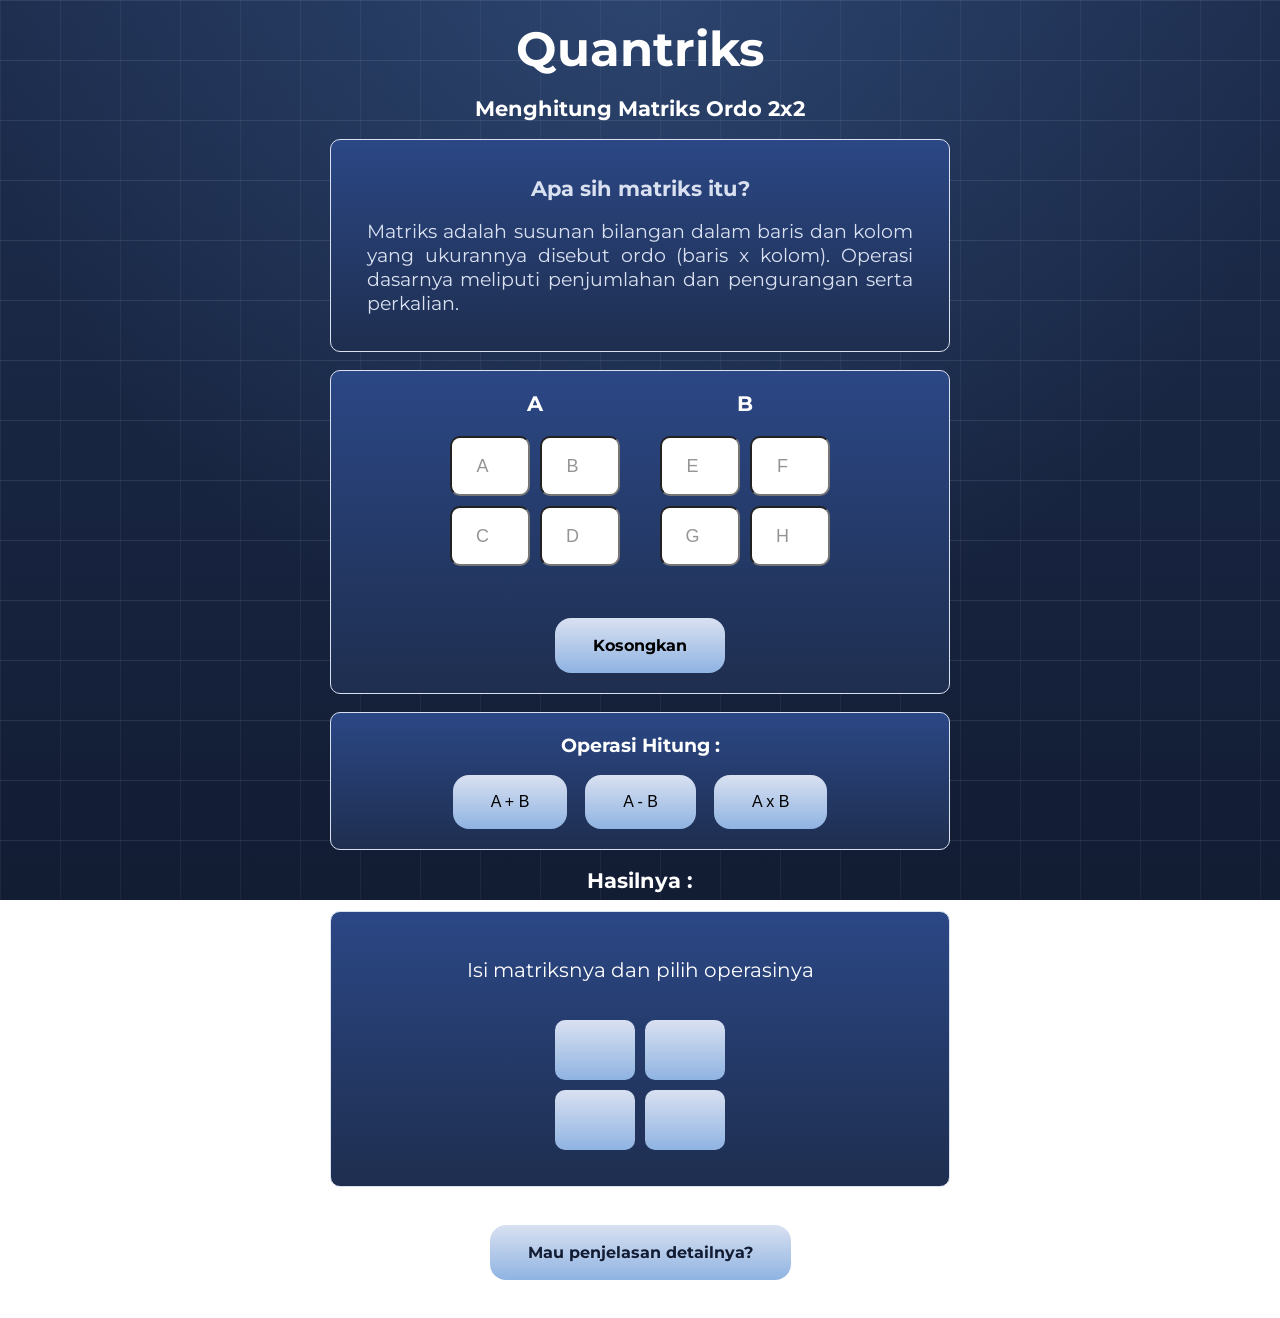
<file: index.html>
<!doctype html>
<html lang="en">
  <head>
    <meta charset="UTF-8" />
    <meta name="viewport" content="width=device-width, initial-scale=1.0" />
    <title>Kalkulator Matriks</title>
    <link rel="stylesheet" href="visual.css" />
    <link
      rel="stylesheet"
      href="https://fonts.googleapis.com/css2?family=Montserrat:wght@400;600&display=swap"
    />
  </head>

  <body>
    <header>
      <h1 class="judul">Quantriks</h1>
      <h2 class="subjudul">Menghitung Matriks Ordo 2x2</h2>
    </header>

    <div class="explain">
      <p class="text-explain">Apa sih matriks itu?</p>
      <div class="explain-area">
        Matriks adalah susunan bilangan dalam baris dan kolom yang ukurannya
        disebut ordo (baris x kolom). Operasi dasarnya meliputi penjumlahan dan
        pengurangan serta perkalian.
      </div>
    </div>

    <div class="calculator">
      <section class="matriks-area">
        <div class="matriks">
          <div class="matriks-item">
            <h3 class="matriks-name">A</h3>
            <div class="matriks-grid">
              <input id="a" type="number" placeholder="A"/>
              <input id="b" type="number" placeholder="B"/>
              <input id="c" type="number" placeholder="C"/>
              <input id="d" type="number" placeholder="D"/>
            </div>
          </div>

          <div class="matriks-item">
            <h3 class="matriks-name">B</h3>
            <div class="matriks-grid">
              <input id="e" type="number" placeholder="E"/>
              <input id="f" type="number" placeholder="F"/>
              <input id="g" type="number" placeholder="G"/>
              <input id="h" type="number" placeholder="H"/>
            </div>
          </div>
        </div>

        <button class="tombol" id="tombol-hapus">Kosongkan</button>
      </section>
    </div>

    <section class="buttons">
      <p class="text-operasi">Operasi Hitung :</p>
      <button class="tombol" id="tombol-tambah">A + B</button>
      <button class="tombol" id="tombol-kurang">A - B</button>
      <button class="tombol" id="tombol-kali">A x B</button>
    </section>

    <div class="text-hasil">
      <p>Hasilnya :</p>
    </div>

    <section class="matriks-answer">
      <p id="hasil">Isi matriksnya dan pilih operasinya</p>

      <div class="hasil-grid">
        <div class="sel" id="r1"></div>
        <div class="sel" id="r2"></div>
        <div class="sel" id="r3"></div>
        <div class="sel" id="r4"></div>
      </div>
    </section>

    <div class="btn-explain">
      <a href="penjelasan.html" class="tombol" id="tombol-explain">Mau penjelasan detailnya?</a>
    </div>

    <script src="ngitung.js"></script>
  </body>
</html>
</file>
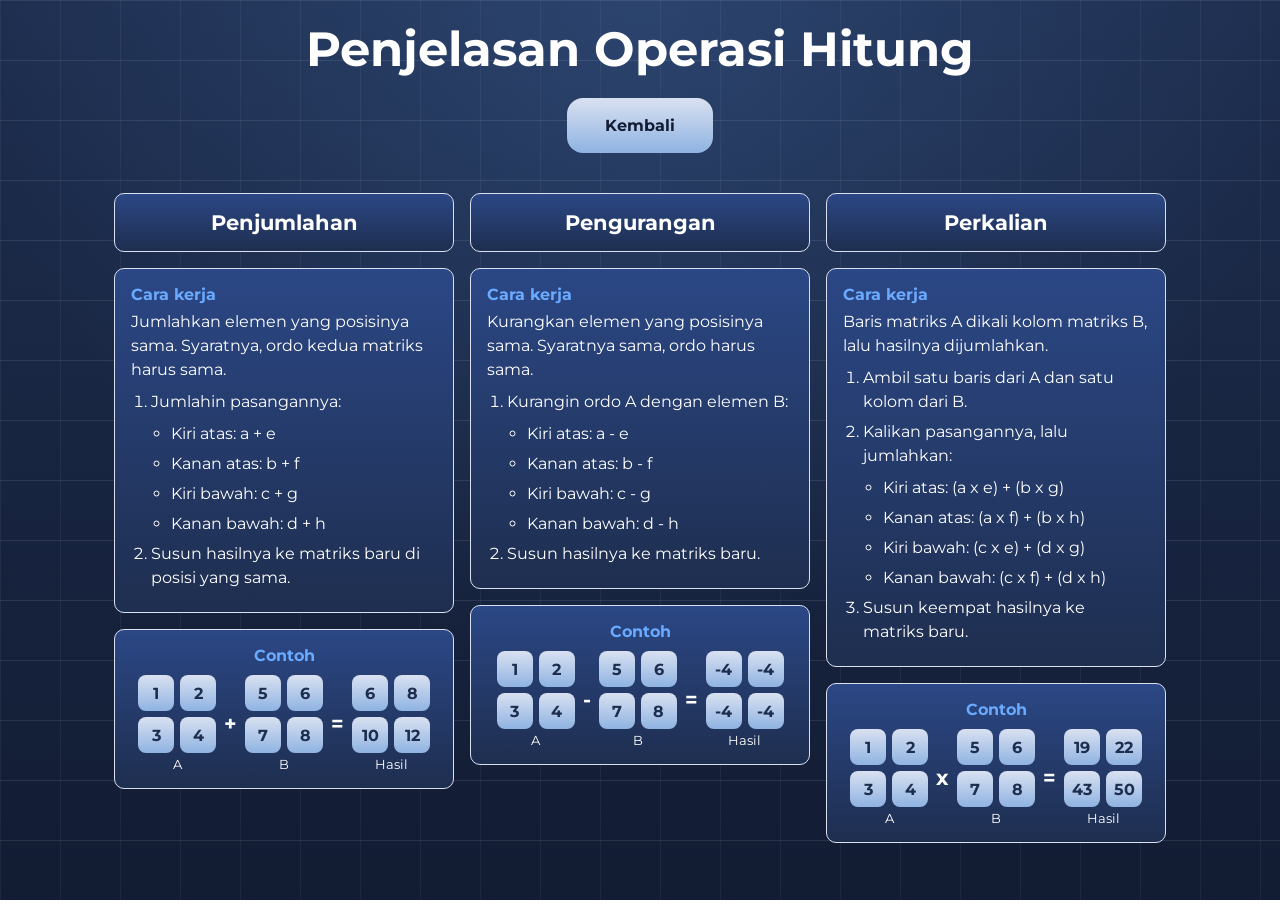
<file: penjelasan.html>
<!doctype html>
<html lang="en">
  <head>
    <meta charset="UTF-8" />
    <meta name="viewport" content="width=device-width, initial-scale=1.0" />
    <title>Kalkulator Matriks</title>
    <link rel="stylesheet" href="visual.css" />
    <link
      rel="stylesheet"
      href="https://fonts.googleapis.com/css2?family=Montserrat:wght@400;600&display=swap"
    />
  </head>

  <body>
    <header>
      <h1 class="judul">Penjelasan Operasi Hitung</h1>
    </header>
    <div class="btn-back">
      <a href="index.html" class="tombol" id="tombol-back">Kembali</a>
    </div>

    <div class="explaining">
      <section class="explaining-area">
        <div class="explaining-penjumlahan">
          <h2 class="kotak judul-kotak">Penjumlahan</h2>

          <div class="kotak kiri">
            <strong>Cara kerja</strong>
            <p>
              Jumlahkan elemen yang posisinya sama. Syaratnya, ordo kedua
              matriks harus sama.
            </p>
            <ol class="langkah">
              <li>
                Jumlahin pasangannya:
                <ul>
                  <li>Kiri atas: a + e</li>
                  <li>Kanan atas: b + f</li>
                  <li>Kiri bawah: c + g</li>
                  <li>Kanan bawah: d + h</li>
                </ul>
              </li>
              <li>Susun hasilnya ke matriks baru di posisi yang sama.</li>
            </ol>
          </div>

          <div class="kotak">
            <strong>Contoh</strong>
            <div class="contoh-matriks">
              <div class="item-matriks">
                <div class="mini-grid">
                  <div class="sel">1</div>
                  <div class="sel">2</div>
                  <div class="sel">3</div>
                  <div class="sel">4</div>
                </div>
                <span>A</span>
              </div>

              <span class="operator">+</span>

              <div class="item-matriks">
                <div class="mini-grid">
                  <div class="sel">5</div>
                  <div class="sel">6</div>
                  <div class="sel">7</div>
                  <div class="sel">8</div>
                </div>
                <span>B</span>
              </div>

              <span class="operator">=</span>

              <div class="item-matriks">
                <div class="mini-grid">
                  <div class="sel">6</div>
                  <div class="sel">8</div>
                  <div class="sel">10</div>
                  <div class="sel">12</div>
                </div>
                <span>Hasil</span>
              </div>
            </div>
          </div>
        </div>

        <div class="explaining-pengurangan">
          <h2 class="kotak judul-kotak">Pengurangan</h2>

          <div class="kotak kiri">
            <strong>Cara kerja</strong>
            <p>
              Kurangkan elemen yang posisinya sama. Syaratnya sama, ordo harus
              sama.
            </p>
            <ol class="langkah">
              <li>
                Kurangin ordo A dengan elemen B:
                <ul>
                  <li>Kiri atas: a - e</li>
                  <li>Kanan atas: b - f</li>
                  <li>Kiri bawah: c - g</li>
                  <li>Kanan bawah: d - h</li>
                </ul>
              </li>
              <li>
                Susun hasilnya ke matriks baru.
              </li>
            </ol>
          </div>

          <div class="kotak">
            <strong>Contoh</strong>
            <div class="contoh-matriks">
              <div class="item-matriks">
                <div class="mini-grid">
                  <div class="sel">1</div>
                  <div class="sel">2</div>
                  <div class="sel">3</div>
                  <div class="sel">4</div>
                </div>
                <span>A</span>
              </div>

              <span class="operator">-</span>

              <div class="item-matriks">
                <div class="mini-grid">
                  <div class="sel">5</div>
                  <div class="sel">6</div>
                  <div class="sel">7</div>
                  <div class="sel">8</div>
                </div>
                <span>B</span>
              </div>

              <span class="operator">=</span>

              <div class="item-matriks">
                <div class="mini-grid">
                  <div class="sel">-4</div>
                  <div class="sel">-4</div>
                  <div class="sel">-4</div>
                  <div class="sel">-4</div>
                </div>
                <span>Hasil</span>
              </div>
            </div>
          </div>
        </div>

        <div class="explaining-perkalian">
          <h2 class="kotak judul-kotak">Perkalian</h2>

          <div class="kotak kiri">
            <strong>Cara kerja</strong>
            <p>
              Baris matriks A dikali kolom matriks B, lalu hasilnya dijumlahkan.
            </p>
            <ol class="langkah">
              <li>Ambil satu baris dari A dan satu kolom dari B.</li>
              <li>
                Kalikan pasangannya, lalu jumlahkan:
                <ul>
                  <li>Kiri atas: (a x e) + (b x g)</li>
                  <li>Kanan atas: (a x f) + (b x h)</li>
                  <li>Kiri bawah: (c x e) + (d x g)</li>
                  <li>Kanan bawah: (c x f) + (d x h)</li>
                </ul>
              </li>
              <li>
                Susun keempat hasilnya ke matriks baru.
              </li>
            </ol>
          </div>

          <div class="kotak">
            <strong>Contoh</strong>
            <div class="contoh-matriks">
              <div class="item-matriks">
                <div class="mini-grid">
                  <div class="sel">1</div>
                  <div class="sel">2</div>
                  <div class="sel">3</div>
                  <div class="sel">4</div>
                </div>
                <span>A</span>
              </div>

              <span class="operator">x</span>

              <div class="item-matriks">
                <div class="mini-grid">
                  <div class="sel">5</div>
                  <div class="sel">6</div>
                  <div class="sel">7</div>
                  <div class="sel">8</div>
                </div>
                <span>B</span>
              </div>

              <span class="operator">=</span>

              <div class="item-matriks">
                <div class="mini-grid">
                  <div class="sel">19</div>
                  <div class="sel">22</div>
                  <div class="sel">43</div>
                  <div class="sel">50</div>
                </div>
                <span>Hasil</span>
              </div>
            </div>
          </div>
        </div>

      </section>
    </div>
  </body>
</html>
</file>
<file: visual.css>
:root {
  --bg: #1e2e4f;
  --font-family: "Montserrat", sans-serif;
  --black: rgb(0, 0, 0);
  --blue2: #2b4785;
  --blue3: #8fb3e2;
  --blue4: #6aaaff;
  --white: #d9e1f1;
}

* {
  margin: 0;
  padding: 0;
  box-sizing: border-box;
}

.judul {
  text-align: center;
  font-size: clamp(2rem, 8vh, 3rem);
  color: white;
  font-family: var(--font-family);
  margin-top: 20px;
  font-weight: bold;
}

.subjudul {
  text-align: center;
  font-size: 1.3rem;
  color: rgb(255, 255, 255);
  font-family: var(--font-family);
  font-weight: solid;
  margin-top: 18px;
}

.matriks-name {
  display: flex;
  justify-content: center;
  align-items: center;
  flex-wrap: wrap;
  color: white;
  font-family: var(--font-family);
  font-size: 1.3rem;
}

.matriks {
  display: flex;
  justify-content: center;
  align-items: center;
  flex-wrap: wrap;
}

.matriks-area {
  display: flex;
  flex-direction: column;
  background: linear-gradient(to bottom, var(--blue2), var(--bg));
  padding: 20px;
  border-radius: 10px;
  border: 1px solid var(--white);
  align-items: center;
}

.matriks-grid {
  display: grid;
  justify-content: center;
  grid-template-columns: repeat(2, 80px);
  grid-template-rows: 60px 60px;
  gap: 10px;
  max-width: 400px;
  padding: 20px;
  min-height: 200px;
}

.matriks-grid ::placeholder {
  color: #0000006a;
  text-align: center;
}

body {
  /* background: linear-gradient(to left , #325297 , #467bde);*/
  min-height: 100vh;
  color: var(--white);
  background:
    linear-gradient(rgba(217, 225, 241, 0.104) 1px, transparent 1px) 0 0 / 60px
      60px,
    linear-gradient(90deg, rgba(217, 225, 241, 0.059) 1px, transparent 1px) 0
      0 / 60px 60px,
    radial-gradient(
      circle at 50% 0%,
      rgba(106, 170, 255, 0.18),
      transparent 60%
    ),
    linear-gradient(180deg, var(--bg) 0%, #121c33 100%);
  background-attachment: fixed;
}

#tombol-hapus {
  margin-top: 2px;
  font-family: var(--font-family);
  font-size: 1rem;
  font-weight: bold;
}

.buttons {
  display: flex;
  flex-wrap: wrap;
  background: linear-gradient(to bottom, var(--blue2), var(--bg));
  justify-content: center;
  gap: 18px;
  border-radius: 10px;
  padding: 20px;
  border: 1px solid var(--white);
}

.tombol {
  display: inline-block;
  background: linear-gradient(to top, var(--blue3), var(--white));
  padding: 18px 38px;
  border: none;
  border-radius: 16px;
  font-size: 16px;
  transition: transform 0.2s ease;
}

.tombol:hover {
  background: linear-gradient(to top, var(--blue3), var(--white));
  transition: 0.4s ease;
  letter-spacing: 0.03em;
  transform: scale(1.1);
  cursor: pointer;
}

.text-operasi {
  display: flex;
  flex-wrap: wrap;
  color: white;
  justify-content: center;
  align-items: center;
  margin-right: 0;
  font-family: var(--font-family);
  font-weight: bold;
  font-size: 1.2rem;
  width: 100%;
}

.text-hasil {
  display: flex;
  justify-content: center;
  align-items: center;
  font-size: 1.3rem;
  font-weight: bold;
  font-family: var(--font-family);
  color: white;
}

.matriks-answer {
  display: flex;
  flex-direction: column;
  background: linear-gradient(to bottom, var(--blue2), var(--bg));
  justify-content: center;
  align-items: center;
  gap: 18px;
  border-radius: 10px;
  padding: 36px;
  border: 1px solid var(--white);
  font-family: var(--font-family);
  color: rgb(255, 255, 255);
  font-size: 1.2rem;
}

.hasil-grid {
  display: grid;
  grid-template-columns: repeat(2, 80px);
  grid-template-rows: repeat(2, 60px);
  gap: 10px;
  margin-top: 10px;
}

.sel {
  display: flex;
  justify-content: center;
  align-items: center;
  background: linear-gradient(to top, var(--blue3), var(--white));
  color: var(--bg);
  font-weight: bold;
  font-size: 18px;
  border-radius: 10px;
}

#hasil {
  display: flex;
  justify-content: center;
  padding: 10px;
  color: rgb(255, 255, 255);
  font-size: 20px;
}

input[type="number"] {
  width: 100%;
  height: 100%;
  font-size: 18px;
  text-align: center;
  border-radius: 10px;
}

.explain {
  display: flex;
  flex-direction: column;
  background: linear-gradient(to bottom, var(--blue2), var(--bg));
  justify-content: center;
  align-items: center;
  font-family: var(--font-family);
  font-weight: bold;
  font-size: 1.3rem;
  gap: 18px;
  border-radius: 10px;
  padding: 36px;
  border: 1px solid var(--white);
}

.text-explain {
  display: flex;
  font-family: var(--font-family);
}

.explain-area {
  display: flex;
  font-family: var(--font-family);
  font-weight: normal;
  font-size: 1.2rem;
  text-align: justify;
}

.btn-explain {
  display: flex;
  justify-content: center;
  padding: 20px;
}

a {
  font-family: var(--font-family);
  font-size: 1rem;
  font-weight: bold;
  text-decoration: none;
  color: #121c33;
}

.matriks-area,
.buttons,
.matriks-answer,
.explain,
.btn-explain {
  width: min(95%, 620px);
  margin: 18px auto;
}

.btn-back {
  display: flex;
  justify-content: center;
  align-items: center;
  margin: 20px;
}

.explaining {
  padding: 20px;
}

.explaining-area {
  display: flex;
  flex-direction: row;
  flex-wrap: wrap;
  justify-content: center;
  align-items: flex-start;
  gap: 16px;
  width: 100%;
}

.explaining-penjumlahan,
.explaining-pengurangan,
.explaining-perkalian {
  flex: 0 1 340px;
  font-family: var(--font-family);
  font-size: 1rem;
  display: flex;
  flex-direction: column;
  gap: 16px;
}

.kotak {
  font-family: var(--font-family);
  font-size: 1rem;
  padding: 16px;
  text-align: center;
  color: white;
  background: linear-gradient(to bottom, var(--blue2), var(--bg));
  border: 1px solid var(--white);
  border-radius: 10px;
}

.kotak.kiri {
  text-align: left;
}

.kotak strong {
  display: block;
  margin-bottom: 6px;
  color: var(--blue4);
}

.kotak p {
  font-weight: normal;
  line-height: 1.5;
}

.judul-kotak {
  font-size: 1.3rem;
}

.langkah,
.langkah ul {
  padding-left: 20px;
  margin-top: 8px;
}

.langkah li {
  margin-bottom: 6px;
  font-weight: normal;
  line-height: 1.5;
}

.contoh-matriks {
  display: flex;
  flex-wrap: wrap;
  justify-content: center;
  align-items: center;
  gap: 8px;
  margin-top: 10px;
}

.item-matriks {
  display: flex;
  flex-direction: column;
  align-items: center;
  gap: 4px;
  font-size: 0.8rem;
  font-weight: normal;
}

.mini-grid {
  display: grid;
  grid-template-columns: repeat(2, 36px);
  grid-template-rows: repeat(2, 36px);
  gap: 6px;
}

.mini-grid .sel {
  font-size: 1rem;
  border-radius: 8px;
}

.operator {
  font-size: 1.3rem;
  font-weight: bold;
}

@media (max-width: 480px) {
  .matriks-area,
  .buttons {
    padding: 14px;
  }

  .matriks-answer,
  .explain {
    padding: 20px;
  }

  .tombol {
    padding: 14px 24px;
  }

  .matriks-grid,
  .hasil-grid {
    grid-template-columns: repeat(2, 70px);
  }

  .matriks-grid {
    padding: 10px;
    min-height: 0;
  }
  .btn-explain {
    padding: 10px;
  }
}
</file>
